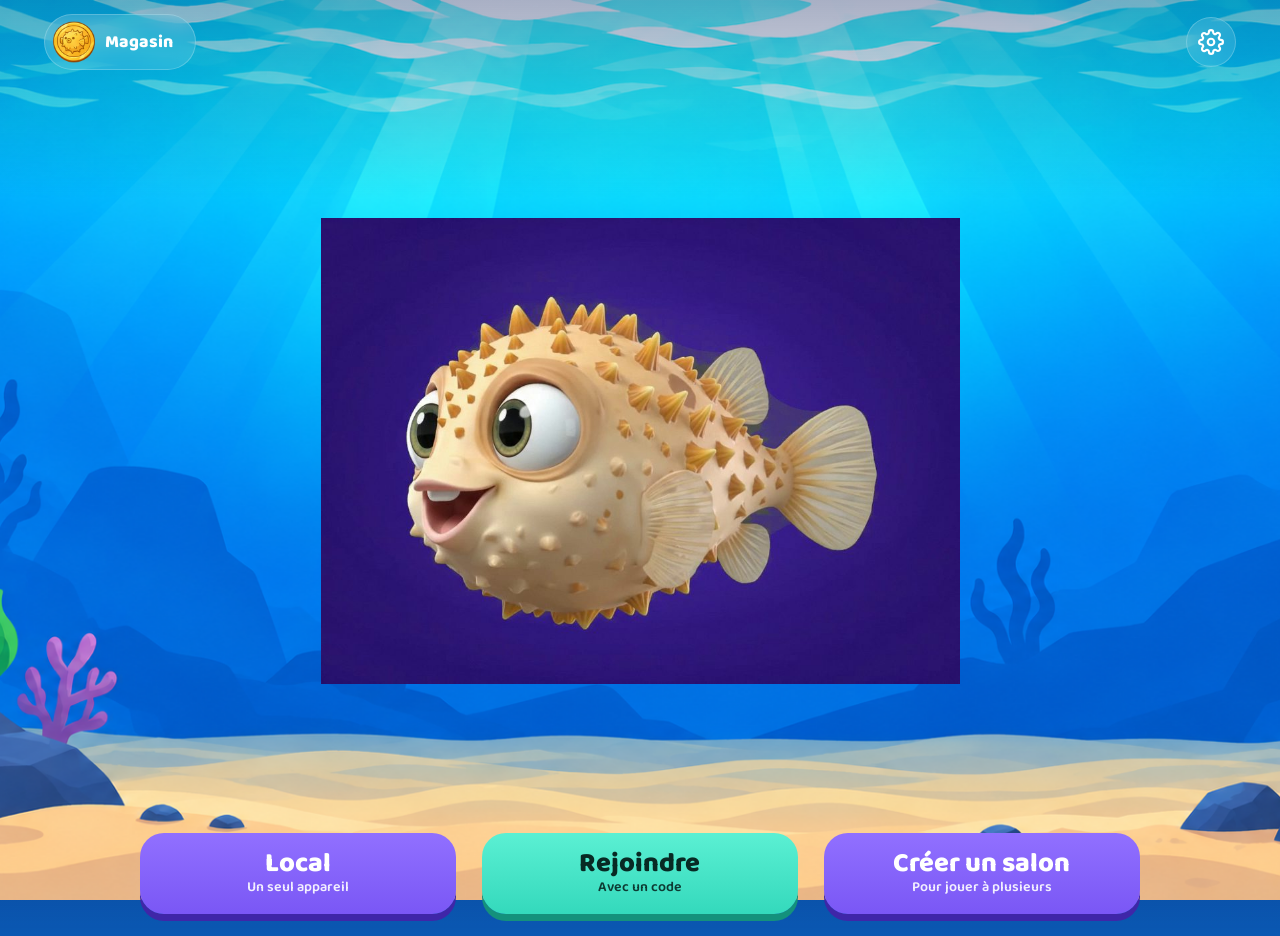
<file: index.html>
<!DOCTYPE html>
<html lang="fr">
<head>
<meta charset="utf-8">
<meta name="viewport" content="width=device-width, initial-scale=1, viewport-fit=cover">
<title>Spity</title>
<link rel="manifest" href="./manifest.json">
<link rel="preconnect" href="https://fonts.googleapis.com">
<link rel="preconnect" href="https://fonts.gstatic.com" crossorigin>
<link href="https://fonts.googleapis.com/css2?family=Baloo+2:wght@600;800&display=swap" rel="stylesheet">
<style>
/* ===== THÈME : tout se change ici, une seule fois ===== */
:root{
  color-scheme:dark;
  --bg-1:#150b36; --bg-2:#2a1470; --bg-3:#4a28b0;
  --glow-a:rgba(214,120,255,.28); --glow-b:rgba(80,150,255,.22);
  --text:#ffffff; --glass:rgba(255,255,255,.12); --glass-line:rgba(255,255,255,.22);
  --violet:#7a57f5; --violet-top:#9170ff; --violet-edge:#3f26a8;
  --mint:#34d9bc; --mint-top:#5bf0d3; --mint-edge:#14917c; --on-mint:#082a24;
  --font:"Baloo 2","Nunito",system-ui,-apple-system,"Segoe UI",sans-serif;
  box-sizing:border-box;
  padding-top:env(safe-area-inset-top,0px);
  padding-bottom:env(safe-area-inset-bottom,0px);
}
html{scroll-padding-top:env(safe-area-inset-top,0px);height:100%}
body{
  margin:0;height:100%;font-family:var(--font);color:var(--text);
  background:
    linear-gradient(180deg,rgba(10,30,90,.35),transparent 22%),
    url("spity-fond.png") center bottom/cover no-repeat;
  background-color:#0a6fd6;
  -webkit-tap-highlight-color:transparent;
}
button{font:inherit;color:inherit;cursor:pointer;border:0}
button:focus-visible{outline:3px solid #fff;outline-offset:3px}

.screen{position:relative;min-height:100%;display:flex;flex-direction:column;gap:6px;
  padding:14px clamp(16px,4vw,44px) 22px;overflow:hidden}
.screen>*{position:relative;z-index:1}
.screen{transition:opacity .35s,transform .35s}
.screen.leaving{opacity:0;transform:scale(1.04)}

.top{display:flex;justify-content:space-between;align-items:center}
.pill,.icon-btn{display:flex;align-items:center;background:var(--glass);
  border:1.5px solid var(--glass-line);backdrop-filter:blur(10px);-webkit-backdrop-filter:blur(10px);
  transition:transform .15s}
.pill{gap:10px;padding:6px 22px 6px 8px;border-radius:999px;font-weight:800;font-size:1.1rem}
.icon-btn{width:50px;height:50px;border-radius:50%;justify-content:center}
.pill:active,.icon-btn:active{transform:scale(.94)}
.pill svg,.icon-btn svg{fill:none;stroke:#fff;stroke-width:2;stroke-linecap:round;stroke-linejoin:round}
.coin{width:42px;height:42px;display:block}
.icon-btn svg{width:26px;height:26px;transition:transform .5s}
.icon-btn:hover svg,.icon-btn:active svg{transform:rotate(90deg)}

/* Scène : le poisson (vidéo en boucle, fondue dans le fond) */
.stage{flex:1;min-height:0;display:grid;place-items:center}
.fish{display:block;width:min(100%,71vh);height:auto;aspect-ratio:960/700;pointer-events:none}
[hidden]{display:none!important}
.fish-src{position:absolute;width:1px;height:1px;opacity:0;pointer-events:none}
.sr{position:absolute;width:1px;height:1px;overflow:hidden;clip:rect(0 0 0 0);white-space:nowrap}

.actions{display:grid;grid-template-columns:repeat(3,1fr);gap:clamp(10px,2vw,26px);
  width:100%;max-width:1000px;margin:0 auto}
.btn{display:flex;flex-direction:column;align-items:center;justify-content:center;gap:2px;
  padding:16px 10px 18px;border-radius:24px;font-weight:800;font-size:clamp(1.15rem,2.6vw,1.7rem);
  line-height:1.1;text-align:center;transition:transform .1s,box-shadow .1s}
.btn small{font-weight:600;font-size:.52em;opacity:.9}
.btn-edge{background:linear-gradient(180deg,var(--violet-top),var(--violet));color:#fff;box-shadow:0 7px 0 var(--violet-edge)}
.btn-mid{background:linear-gradient(180deg,var(--mint-top),var(--mint));color:var(--on-mint);box-shadow:0 7px 0 var(--mint-edge)}
.btn:active{transform:translateY(7px);box-shadow:0 0 0 transparent}

/* Bulles */
.bub{position:absolute;bottom:-80px;z-index:2;border-radius:50%;pointer-events:none;
  background:radial-gradient(circle at 30% 28%,rgba(255,255,255,.6),rgba(255,255,255,.12) 45%,rgba(255,255,255,.04) 70%);
  border:1px solid rgba(255,255,255,.3);animation:rise linear infinite}
@keyframes rise{from{transform:translate(0,0)}50%{transform:translate(var(--sway),-60vh)}to{transform:translate(0,-120vh)}}

#toast{position:fixed;left:50%;top:calc(env(safe-area-inset-top,0px) + 78px);
  transform:translate(-50%,-10px);opacity:0;pointer-events:none;z-index:5;max-width:90vw;
  background:#fff;color:var(--bg-1);padding:10px 18px;border-radius:14px;
  font-weight:600;text-align:center;transition:opacity .25s,transform .25s}
#toast.on{opacity:1;transform:translate(-50%,0)}

@media (max-width:640px) and (orientation:portrait){
  .actions{grid-template-columns:1fr;gap:14px}
  .btn-create{order:-1}
  .btn{padding:14px 10px 16px}
}
@media (max-height:520px){.btn small{display:none}.btn{padding:10px}}
@media (prefers-reduced-motion:reduce){*{animation:none!important;transition:none!important}}

/* Modale Paramètres */
.modal-bg{position:fixed;inset:0;z-index:10;display:grid;place-items:center;padding:18px;background:rgba(10,5,30,.65);backdrop-filter:blur(8px)}
.modal{width:100%;max-width:420px;padding:22px;border-radius:26px;background:linear-gradient(180deg,var(--bg-2),var(--bg-1));border:1.5px solid var(--glass-line)}
.modal-head{display:flex;justify-content:space-between;align-items:center;margin-bottom:12px}
.modal-head h2{margin:0;font-size:1.4rem}
.api-input{width:100%;box-sizing:border-box;padding:11px 14px;margin:8px 0 14px;border-radius:14px;background:rgba(0,0,0,.35);border:1.5px solid var(--glass-line);color:#fff;font:inherit}
.modal-actions{display:grid;grid-template-columns:1fr 1fr;gap:10px}
.modal-actions .btn{padding:11px;font-size:1rem;border-radius:16px}
</style>
<link rel="apple-touch-icon" href="./logo192.png">
</head>
<body>
<div class="screen" id="screen">
  <header class="top">
    <button class="pill" data-go="spity-magasin.html" aria-label="Ouvrir le magasin">
      <img class="coin" src="spity-piece.png" alt="" width="42" height="42">Magasin
    </button>
    <button class="icon-btn" id="openSettings" aria-label="Ouvrir les paramètres">
      <svg viewBox="0 0 24 24" aria-hidden="true"><circle cx="12" cy="12" r="3"/><path d="M19.4 15a1.65 1.65 0 0 0 .33 1.82l.06.06a2 2 0 0 1 0 2.83 2 2 0 0 1-2.83 0l-.06-.06a1.65 1.65 0 0 0-1.82-.33 1.65 1.65 0 0 0-1 1.51V21a2 2 0 0 1-2 2 2 2 0 0 1-2-2v-.09A1.65 1.65 0 0 0 9 19.4a1.65 1.65 0 0 0-1.82.33l-.06.06a2 2 0 0 1-2.83 0 2 2 0 0 1 0-2.83l.06-.06a1.65 1.65 0 0 0 .33-1.82 1.65 1.65 0 0 0-1.51-1H3a2 2 0 0 1-2-2 2 2 0 0 1 2-2h.09A1.65 1.65 0 0 0 4.6 9a1.65 1.65 0 0 0-.33-1.82l-.06-.06a2 2 0 0 1 0-2.83 2 2 0 0 1 2.83 0l.06.06a1.65 1.65 0 0 0 1.82.33H9a1.65 1.65 0 0 0 1-1.51V3a2 2 0 0 1 2-2 2 2 0 0 1 2 2v.09a1.65 1.65 0 0 0 1 1.51 1.65 1.65 0 0 0 1.82-.33l.06-.06a2 2 0 0 1 2.83 0 2 2 0 0 1 0 2.83l-.06.06a1.65 1.65 0 0 0-.33 1.82V9a1.65 1.65 0 0 0 1.51 1H21a2 2 0 0 1 2 2 2 2 0 0 1-2 2h-.09a1.65 1.65 0 0 0-1.51 1z"/></svg>
    </button>
  </header>

  <main class="stage">
    <h1 class="sr">Spity</h1>
    <canvas class="fish" id="fishCanvas" width="960" height="700" role="img" aria-label="Spity, la mascotte poisson-globe"></canvas>
    <!-- vidéo source : image couleur à gauche, transparence à droite -->
    <video class="fish-src" id="fishSrc" src="spity-poisson-alpha.mp4" autoplay muted loop playsinline disablepictureinpicture preload="auto" aria-hidden="true"></video>
    <!-- si WebGL est bloqué (ex. fichier ouvert hors serveur) : WebM transparent -->
    <video class="fish" id="fishWebm" muted loop playsinline disablepictureinpicture preload="none" hidden aria-label="Spity, la mascotte poisson-globe"></video>
    <!-- dernier secours -->
    <video class="fish" id="fishFallback" src="spity-poisson.mp4" poster="spity-poisson-poster.jpg" muted loop playsinline disablepictureinpicture preload="none" hidden aria-label="Spity, la mascotte poisson-globe"></video>
  </main>

  <nav class="actions" aria-label="Choisir comment jouer">
    <button class="btn btn-edge" data-go="spity-salon.html?mode=local">Local<small>Un seul appareil</small></button>
    <button class="btn btn-mid" data-go="spity-salon.html?mode=join">Rejoindre<small>Avec un code</small></button>
    <button class="btn btn-edge btn-create" data-go="spity-salon.html">Créer un salon<small>Pour jouer à plusieurs</small></button>
  </nav>
</div>
<div class="modal-bg" id="settingsModal" hidden>
  <div class="modal">
    <div class="modal-head">
      <h2>Paramètres</h2>
      <button class="icon-btn" id="closeSettings" style="width:36px;height:36px">✕</button>
    </div>
    <label for="geminiKeyInput">Clé API Gemini (enregistrée sur cet appareil)</label>
    <input class="api-input" id="geminiKeyInput" type="password" placeholder="AIza...">
    <div class="modal-actions">
      <button class="btn btn-edge" id="clearKeyBtn" type="button">Effacer</button>
      <button class="btn btn-mid" id="saveKeyBtn" type="button">Enregistrer</button>
    </div>
  </div>
</div>
<div id="toast" role="status" aria-live="polite"></div>
<script>
(function(){
  var v=document.getElementById("fishSrc"),c=document.getElementById("fishCanvas"),
      fb=document.getElementById("fishFallback"),
      calm=window.matchMedia("(prefers-reduced-motion: reduce)").matches;
  var gl=c.getContext("webgl",{premultipliedAlpha:true,alpha:true});
  var wm=document.getElementById("fishWebm"),failed=false;
  function useWebm(){
    if(failed)return;failed=true;
    c.hidden=true;v.pause();v.remove();
    wm.src="spity-poisson-alpha.webm";wm.hidden=false;
    wm.addEventListener("error",function(){wm.remove();fallback()});
    if(!calm){wm.play().catch(function(){});
      document.addEventListener("pointerdown",function(){if(wm.paused)wm.play().catch(function(){})},{once:true})}
  }
  function fallback(){
    c.hidden=true;if(v.parentNode)v.remove();fb.hidden=false;
    if(!calm){fb.play().catch(function(){});
      document.addEventListener("pointerdown",function(){if(fb.paused)fb.play().catch(function(){})},{once:true})}
  }
  if(!gl){useWebm();return}
  function sh(t,src){var o=gl.createShader(t);gl.shaderSource(o,src);gl.compileShader(o);return o}
  var pr=gl.createProgram();
  gl.attachShader(pr,sh(gl.VERTEX_SHADER,"attribute vec2 p;varying vec2 u;void main(){u=p*.5+.5;gl_Position=vec4(p,0.,1.);}"));
  gl.attachShader(pr,sh(gl.FRAGMENT_SHADER,"precision mediump float;varying vec2 u;uniform sampler2D t;"
    +"void main(){vec3 col=texture2D(t,vec2(u.x*.5,u.y)).rgb;float a=texture2D(t,vec2(.5+u.x*.5,u.y)).r;"
    +"gl_FragColor=vec4(col*a,a);}"));
  gl.linkProgram(pr);
  if(!gl.getProgramParameter(pr,gl.LINK_STATUS)){useWebm();return}
  gl.useProgram(pr);
  var buf=gl.createBuffer();gl.bindBuffer(gl.ARRAY_BUFFER,buf);
  gl.bufferData(gl.ARRAY_BUFFER,new Float32Array([-1,-1,1,-1,-1,1,1,1]),gl.STATIC_DRAW);
  var loc=gl.getAttribLocation(pr,"p");gl.enableVertexAttribArray(loc);gl.vertexAttribPointer(loc,2,gl.FLOAT,false,0,0);
  var tex=gl.createTexture();gl.bindTexture(gl.TEXTURE_2D,tex);
  gl.texParameteri(gl.TEXTURE_2D,gl.TEXTURE_WRAP_S,gl.CLAMP_TO_EDGE);
  gl.texParameteri(gl.TEXTURE_2D,gl.TEXTURE_WRAP_T,gl.CLAMP_TO_EDGE);
  gl.texParameteri(gl.TEXTURE_2D,gl.TEXTURE_MIN_FILTER,gl.LINEAR);
  gl.pixelStorei(gl.UNPACK_FLIP_Y_WEBGL,true);
  function draw(){
    if(failed||v.readyState<2)return;
    try{gl.texImage2D(gl.TEXTURE_2D,0,gl.RGBA,gl.RGBA,gl.UNSIGNED_BYTE,v)}catch(e){useWebm();return}
    gl.clearColor(0,0,0,0);gl.clear(gl.COLOR_BUFFER_BIT);
    gl.drawArrays(gl.TRIANGLE_STRIP,0,4);
  }
  function loop(){draw();if(v.requestVideoFrameCallback)v.requestVideoFrameCallback(loop);else requestAnimationFrame(loop)}
  v.addEventListener("loadeddata",draw);
  v.addEventListener("error",fallback);
  if(calm){v.removeAttribute("autoplay");v.pause()}
  else{
    v.play().catch(function(){});
    loop();
    // Mode économie d'énergie iOS : la lecture démarre au premier toucher
    document.addEventListener("pointerdown",function(){if(v.paused)v.play().catch(function(){})},{once:true});
  }
})();
(function(){
  var s=document.getElementById("screen");
  for(var i=0;i<22;i++){
    var b=document.createElement("span"),z=8+Math.pow(Math.random(),2)*52;
    b.className="bub";
    b.style.cssText="left:"+(Math.random()*96)+"%;width:"+z+"px;height:"+z+"px;--sway:"+((Math.random()-.5)*60)+"px;"
      +"animation-duration:"+(12+Math.random()*14)+"s;animation-delay:-"+(Math.random()*26)+"s;"
      +(z<16?"opacity:.7;":"");
    s.appendChild(b);
  }
  var t=document.getElementById("toast"),timer;
  document.querySelectorAll("[data-go]").forEach(function(b){
  b.addEventListener("click",function(){
    document.getElementById("screen").classList.add("leaving");
    setTimeout(function(){location.href=b.dataset.go},350);
  });
});
window.addEventListener("pageshow",function(){document.getElementById("screen").classList.remove("leaving")});
var mod=document.getElementById("settingsModal"),inp=document.getElementById("geminiKeyInput");
document.getElementById("openSettings").onclick=function(){inp.value=localStorage.getItem("spity-gemini-cle")||"";mod.hidden=false};
document.getElementById("closeSettings").onclick=function(){mod.hidden=true};
document.getElementById("saveKeyBtn").onclick=function(){
  localStorage.setItem("spity-gemini-cle",inp.value.trim());
  mod.hidden=true;t.textContent="Clé API enregistrée !";t.classList.add("on");
  setTimeout(function(){t.classList.remove("on")},2000);
};
document.getElementById("clearKeyBtn").onclick=function(){localStorage.removeItem("spity-gemini-cle");inp.value=""};
})();
</script>
</body>
</html>
</file>
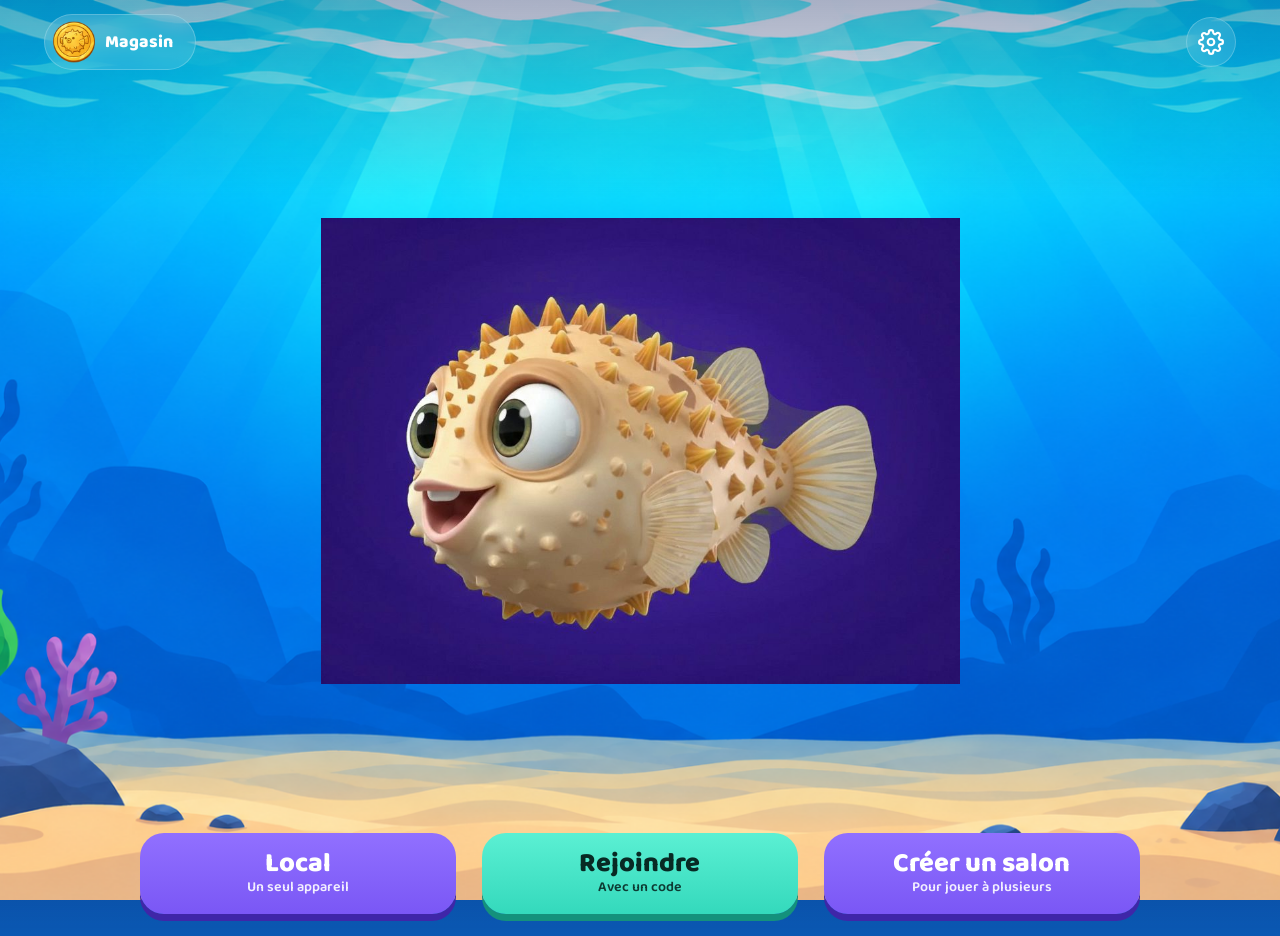
<file: spity-accueil.html>
<!DOCTYPE html>
<html lang="fr">
<head>
<meta charset="utf-8">
<meta name="viewport" content="width=device-width, initial-scale=1, viewport-fit=cover">
<title>Spity</title>
<link rel="preconnect" href="https://fonts.googleapis.com">
<link rel="preconnect" href="https://fonts.gstatic.com" crossorigin>
<link href="https://fonts.googleapis.com/css2?family=Baloo+2:wght@600;800&display=swap" rel="stylesheet">
<style>
/* ===== THÈME : tout se change ici, une seule fois ===== */
:root{
  color-scheme:dark;
  --bg-1:#150b36; --bg-2:#2a1470; --bg-3:#4a28b0;
  --glow-a:rgba(214,120,255,.28); --glow-b:rgba(80,150,255,.22);
  --text:#ffffff; --glass:rgba(255,255,255,.12); --glass-line:rgba(255,255,255,.22);
  --violet:#7a57f5; --violet-top:#9170ff; --violet-edge:#3f26a8;
  --mint:#34d9bc; --mint-top:#5bf0d3; --mint-edge:#14917c; --on-mint:#082a24;
  --font:"Baloo 2","Nunito",system-ui,-apple-system,"Segoe UI",sans-serif;
  box-sizing:border-box;
  padding-top:env(safe-area-inset-top,0px);
  padding-bottom:env(safe-area-inset-bottom,0px);
}
html{scroll-padding-top:env(safe-area-inset-top,0px);height:100%}
body{
  margin:0;height:100%;font-family:var(--font);color:var(--text);
  background:
    linear-gradient(180deg,rgba(10,30,90,.35),transparent 22%),
    url("spity-fond.png") center bottom/cover no-repeat;
  background-color:#0a6fd6;
  -webkit-tap-highlight-color:transparent;
}
button{font:inherit;color:inherit;cursor:pointer;border:0}
button:focus-visible{outline:3px solid #fff;outline-offset:3px}

.screen{position:relative;min-height:100%;display:flex;flex-direction:column;gap:6px;
  padding:14px clamp(16px,4vw,44px) 22px;overflow:hidden}
.screen>*{position:relative;z-index:1}
.screen{transition:opacity .35s,transform .35s}
.screen.leaving{opacity:0;transform:scale(1.04)}

.top{display:flex;justify-content:space-between;align-items:center}
.pill,.icon-btn{display:flex;align-items:center;background:var(--glass);
  border:1.5px solid var(--glass-line);backdrop-filter:blur(10px);-webkit-backdrop-filter:blur(10px);
  transition:transform .15s}
.pill{gap:10px;padding:6px 22px 6px 8px;border-radius:999px;font-weight:800;font-size:1.1rem}
.icon-btn{width:50px;height:50px;border-radius:50%;justify-content:center}
.pill:active,.icon-btn:active{transform:scale(.94)}
.pill svg,.icon-btn svg{fill:none;stroke:#fff;stroke-width:2;stroke-linecap:round;stroke-linejoin:round}
.coin{width:42px;height:42px;display:block}
.icon-btn svg{width:26px;height:26px;transition:transform .5s}
.icon-btn:hover svg,.icon-btn:active svg{transform:rotate(90deg)}

/* Scène : le poisson (vidéo en boucle, fondue dans le fond) */
.stage{flex:1;min-height:0;display:grid;place-items:center}
.fish{display:block;width:min(100%,71vh);height:auto;aspect-ratio:960/700;pointer-events:none}
[hidden]{display:none!important}
.fish-src{position:absolute;width:1px;height:1px;opacity:0;pointer-events:none}
.sr{position:absolute;width:1px;height:1px;overflow:hidden;clip:rect(0 0 0 0);white-space:nowrap}

.actions{display:grid;grid-template-columns:repeat(3,1fr);gap:clamp(10px,2vw,26px);
  width:100%;max-width:1000px;margin:0 auto}
.btn{display:flex;flex-direction:column;align-items:center;justify-content:center;gap:2px;
  padding:16px 10px 18px;border-radius:24px;font-weight:800;font-size:clamp(1.15rem,2.6vw,1.7rem);
  line-height:1.1;text-align:center;transition:transform .1s,box-shadow .1s}
.btn small{font-weight:600;font-size:.52em;opacity:.9}
.btn-edge{background:linear-gradient(180deg,var(--violet-top),var(--violet));color:#fff;box-shadow:0 7px 0 var(--violet-edge)}
.btn-mid{background:linear-gradient(180deg,var(--mint-top),var(--mint));color:var(--on-mint);box-shadow:0 7px 0 var(--mint-edge)}
.btn:active{transform:translateY(7px);box-shadow:0 0 0 transparent}

/* Bulles */
.bub{position:absolute;bottom:-80px;z-index:2;border-radius:50%;pointer-events:none;
  background:radial-gradient(circle at 30% 28%,rgba(255,255,255,.6),rgba(255,255,255,.12) 45%,rgba(255,255,255,.04) 70%);
  border:1px solid rgba(255,255,255,.3);animation:rise linear infinite}
@keyframes rise{from{transform:translate(0,0)}50%{transform:translate(var(--sway),-60vh)}to{transform:translate(0,-120vh)}}

#toast{position:fixed;left:50%;top:calc(env(safe-area-inset-top,0px) + 78px);
  transform:translate(-50%,-10px);opacity:0;pointer-events:none;z-index:5;max-width:90vw;
  background:#fff;color:var(--bg-1);padding:10px 18px;border-radius:14px;
  font-weight:600;text-align:center;transition:opacity .25s,transform .25s}
#toast.on{opacity:1;transform:translate(-50%,0)}

@media (max-width:640px) and (orientation:portrait){
  .actions{grid-template-columns:1fr;gap:14px}
  .btn-create{order:-1}
  .btn{padding:14px 10px 16px}
}
@media (max-height:520px){.btn small{display:none}.btn{padding:10px}}
@media (prefers-reduced-motion:reduce){*{animation:none!important;transition:none!important}}
</style>
</head>
<body>
<div class="screen" id="screen">
  <header class="top">
    <button class="pill" data-soon aria-label="Ouvrir le magasin">
      <img class="coin" src="spity-piece.png" alt="" width="42" height="42">Magasin
    </button>
    <button class="icon-btn" data-soon aria-label="Ouvrir les paramètres">
      <svg viewBox="0 0 24 24" aria-hidden="true"><circle cx="12" cy="12" r="3"/><path d="M19.4 15a1.65 1.65 0 0 0 .33 1.82l.06.06a2 2 0 0 1 0 2.83 2 2 0 0 1-2.83 0l-.06-.06a1.65 1.65 0 0 0-1.82-.33 1.65 1.65 0 0 0-1 1.51V21a2 2 0 0 1-2 2 2 2 0 0 1-2-2v-.09A1.65 1.65 0 0 0 9 19.4a1.65 1.65 0 0 0-1.82.33l-.06.06a2 2 0 0 1-2.83 0 2 2 0 0 1 0-2.83l.06-.06a1.65 1.65 0 0 0 .33-1.82 1.65 1.65 0 0 0-1.51-1H3a2 2 0 0 1-2-2 2 2 0 0 1 2-2h.09A1.65 1.65 0 0 0 4.6 9a1.65 1.65 0 0 0-.33-1.82l-.06-.06a2 2 0 0 1 0-2.83 2 2 0 0 1 2.83 0l.06.06a1.65 1.65 0 0 0 1.82.33H9a1.65 1.65 0 0 0 1-1.51V3a2 2 0 0 1 2-2 2 2 0 0 1 2 2v.09a1.65 1.65 0 0 0 1 1.51 1.65 1.65 0 0 0 1.82-.33l.06-.06a2 2 0 0 1 2.83 0 2 2 0 0 1 0 2.83l-.06.06a1.65 1.65 0 0 0-.33 1.82V9a1.65 1.65 0 0 0 1.51 1H21a2 2 0 0 1 2 2 2 2 0 0 1-2 2h-.09a1.65 1.65 0 0 0-1.51 1z"/></svg>
    </button>
  </header>

  <main class="stage">
    <h1 class="sr">Spity</h1>
    <canvas class="fish" id="fishCanvas" width="960" height="700" role="img" aria-label="Spity, la mascotte poisson-globe"></canvas>
    <!-- vidéo source : image couleur à gauche, transparence à droite -->
    <video class="fish-src" id="fishSrc" src="spity-poisson-alpha.mp4" autoplay muted loop playsinline disablepictureinpicture preload="auto" aria-hidden="true"></video>
    <!-- si WebGL est bloqué (ex. fichier ouvert hors serveur) : WebM transparent -->
    <video class="fish" id="fishWebm" muted loop playsinline disablepictureinpicture preload="none" hidden aria-label="Spity, la mascotte poisson-globe"></video>
    <!-- dernier secours -->
    <video class="fish" id="fishFallback" src="spity-poisson.mp4" poster="spity-poisson-poster.jpg" muted loop playsinline disablepictureinpicture preload="none" hidden aria-label="Spity, la mascotte poisson-globe"></video>
  </main>

  <nav class="actions" aria-label="Choisir comment jouer">
    <button class="btn btn-edge" data-soon>Local<small>Un seul appareil</small></button>
    <button class="btn btn-mid" data-go="spity-salon.html?mode=join">Rejoindre<small>Avec un code</small></button>
    <button class="btn btn-edge btn-create" data-go="spity-salon.html">Créer un salon<small>Pour jouer à plusieurs</small></button>
  </nav>
</div>
<div id="toast" role="status" aria-live="polite"></div>
<script>
(function(){
  var v=document.getElementById("fishSrc"),c=document.getElementById("fishCanvas"),
      fb=document.getElementById("fishFallback"),
      calm=window.matchMedia("(prefers-reduced-motion: reduce)").matches;
  var gl=c.getContext("webgl",{premultipliedAlpha:true,alpha:true});
  var wm=document.getElementById("fishWebm"),failed=false;
  function useWebm(){
    if(failed)return;failed=true;
    c.hidden=true;v.pause();v.remove();
    wm.src="spity-poisson-alpha.webm";wm.hidden=false;
    wm.addEventListener("error",function(){wm.remove();fallback()});
    if(!calm){wm.play().catch(function(){});
      document.addEventListener("pointerdown",function(){if(wm.paused)wm.play().catch(function(){})},{once:true})}
  }
  function fallback(){
    c.hidden=true;if(v.parentNode)v.remove();fb.hidden=false;
    if(!calm){fb.play().catch(function(){});
      document.addEventListener("pointerdown",function(){if(fb.paused)fb.play().catch(function(){})},{once:true})}
  }
  if(!gl){useWebm();return}
  function sh(t,src){var o=gl.createShader(t);gl.shaderSource(o,src);gl.compileShader(o);return o}
  var pr=gl.createProgram();
  gl.attachShader(pr,sh(gl.VERTEX_SHADER,"attribute vec2 p;varying vec2 u;void main(){u=p*.5+.5;gl_Position=vec4(p,0.,1.);}"));
  gl.attachShader(pr,sh(gl.FRAGMENT_SHADER,"precision mediump float;varying vec2 u;uniform sampler2D t;"
    +"void main(){vec3 col=texture2D(t,vec2(u.x*.5,u.y)).rgb;float a=texture2D(t,vec2(.5+u.x*.5,u.y)).r;"
    +"gl_FragColor=vec4(col*a,a);}"));
  gl.linkProgram(pr);
  if(!gl.getProgramParameter(pr,gl.LINK_STATUS)){useWebm();return}
  gl.useProgram(pr);
  var buf=gl.createBuffer();gl.bindBuffer(gl.ARRAY_BUFFER,buf);
  gl.bufferData(gl.ARRAY_BUFFER,new Float32Array([-1,-1,1,-1,-1,1,1,1]),gl.STATIC_DRAW);
  var loc=gl.getAttribLocation(pr,"p");gl.enableVertexAttribArray(loc);gl.vertexAttribPointer(loc,2,gl.FLOAT,false,0,0);
  var tex=gl.createTexture();gl.bindTexture(gl.TEXTURE_2D,tex);
  gl.texParameteri(gl.TEXTURE_2D,gl.TEXTURE_WRAP_S,gl.CLAMP_TO_EDGE);
  gl.texParameteri(gl.TEXTURE_2D,gl.TEXTURE_WRAP_T,gl.CLAMP_TO_EDGE);
  gl.texParameteri(gl.TEXTURE_2D,gl.TEXTURE_MIN_FILTER,gl.LINEAR);
  gl.pixelStorei(gl.UNPACK_FLIP_Y_WEBGL,true);
  function draw(){
    if(failed||v.readyState<2)return;
    try{gl.texImage2D(gl.TEXTURE_2D,0,gl.RGBA,gl.RGBA,gl.UNSIGNED_BYTE,v)}catch(e){useWebm();return}
    gl.clearColor(0,0,0,0);gl.clear(gl.COLOR_BUFFER_BIT);
    gl.drawArrays(gl.TRIANGLE_STRIP,0,4);
  }
  function loop(){draw();if(v.requestVideoFrameCallback)v.requestVideoFrameCallback(loop);else requestAnimationFrame(loop)}
  v.addEventListener("loadeddata",draw);
  v.addEventListener("error",fallback);
  if(calm){v.removeAttribute("autoplay");v.pause()}
  else{
    v.play().catch(function(){});
    loop();
    // Mode économie d'énergie iOS : la lecture démarre au premier toucher
    document.addEventListener("pointerdown",function(){if(v.paused)v.play().catch(function(){})},{once:true});
  }
})();
(function(){
  var s=document.getElementById("screen");
  for(var i=0;i<22;i++){
    var b=document.createElement("span"),z=8+Math.pow(Math.random(),2)*52;
    b.className="bub";
    b.style.cssText="left:"+(Math.random()*96)+"%;width:"+z+"px;height:"+z+"px;--sway:"+((Math.random()-.5)*60)+"px;"
      +"animation-duration:"+(12+Math.random()*14)+"s;animation-delay:-"+(Math.random()*26)+"s;"
      +(z<16?"opacity:.7;":"");
    s.appendChild(b);
  }
  var t=document.getElementById("toast"),timer;
  document.querySelectorAll("[data-soon]").forEach(function(b){
    b.addEventListener("click",function(){
      t.textContent="Bientôt : cet écran sera ajouté à l’étape suivante.";
      t.classList.add("on");clearTimeout(timer);
      timer=setTimeout(function(){t.classList.remove("on")},2200);
    });
  });
  document.querySelectorAll("[data-go]").forEach(function(b){
  b.addEventListener("click",function(){
    document.getElementById("screen").classList.add("leaving");
    setTimeout(function(){location.href=b.dataset.go},350);
  });
});
window.addEventListener("pageshow",function(){document.getElementById("screen").classList.remove("leaving")});
})();
</script>
</body>
</html>
</file>
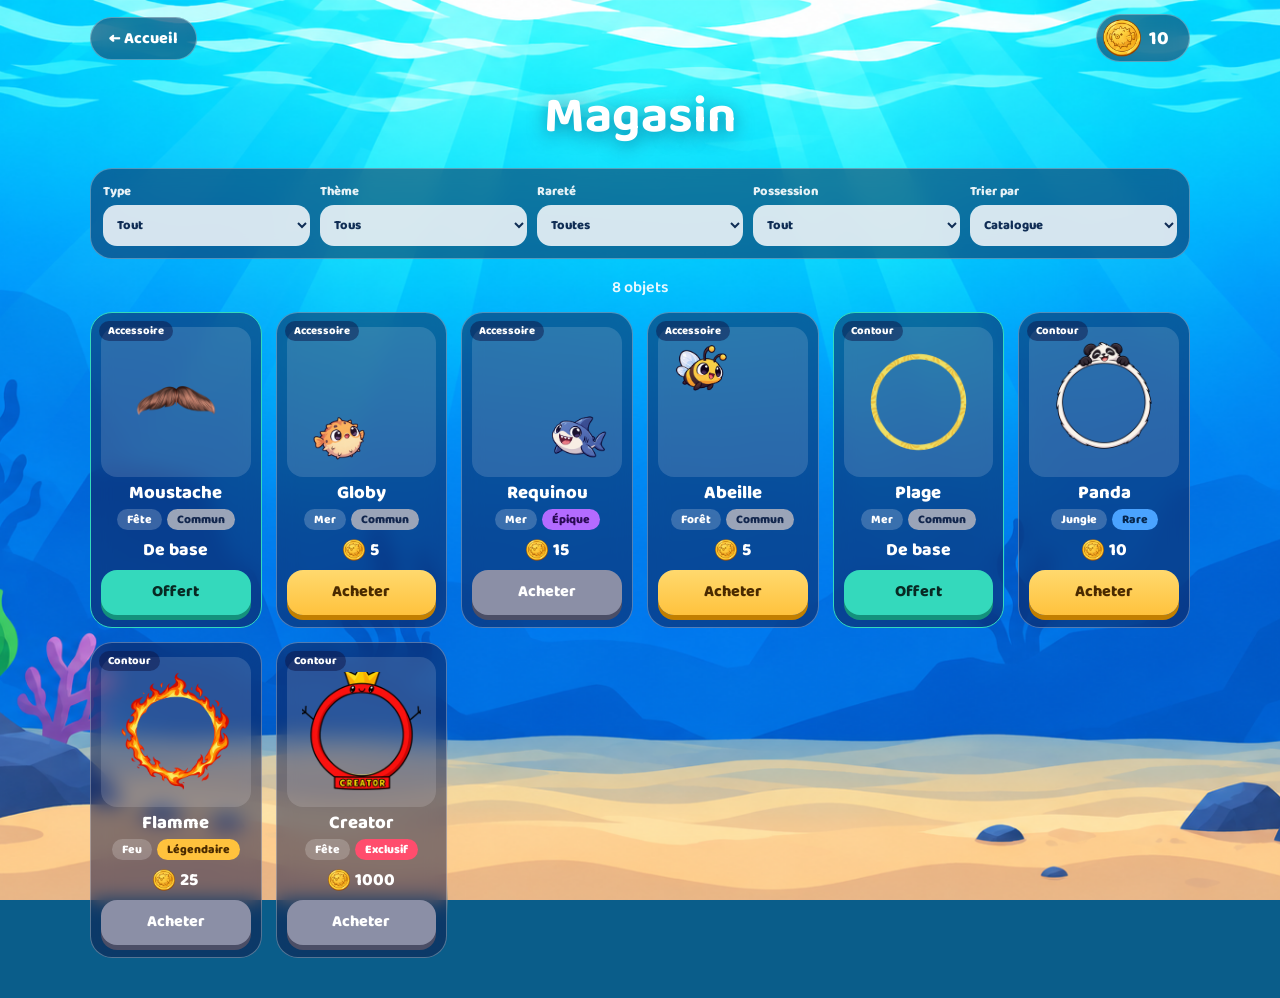
<file: spity-magasin.html>
<!DOCTYPE html>
<html lang="fr">
<head>
<meta charset="utf-8">
<meta name="viewport" content="width=device-width, initial-scale=1, viewport-fit=cover">
<title>Spity — Magasin</title>
<link href="https://fonts.googleapis.com/css2?family=Baloo+2:wght@600;800&display=swap" rel="stylesheet">
<style>
:root{--glass:rgba(14,22,70,.5);--line:rgba(255,255,255,.3);--violet:#7a57f5;--violet-top:#9170ff;--violet-edge:#3f26a8;
--sun:#ffc23d;--sun-top:#ffd96e;--sun-edge:#c27f00;--mint:#34d9bc;--mint-edge:#14917c;
--font:"Baloo 2","Nunito",system-ui,-apple-system,sans-serif;box-sizing:border-box;
padding-top:env(safe-area-inset-top,0px);padding-bottom:env(safe-area-inset-bottom,0px)}
html{scroll-padding-top:env(safe-area-inset-top,0px)}
body{margin:0;min-height:100vh;font-family:var(--font);color:#fff;-webkit-tap-highlight-color:transparent;
background:url("spity-fond.png") center bottom/cover fixed no-repeat;background-color:#0a5d8a}
button,select{font:inherit}button{cursor:pointer;border:0;color:inherit}
.glass{background:var(--glass);border:1.5px solid var(--line);backdrop-filter:blur(10px);-webkit-backdrop-filter:blur(10px)}
.wrap{max-width:1100px;margin:0 auto;padding:14px clamp(14px,4vw,40px) 40px}
.top{display:flex;justify-content:space-between;align-items:center;gap:10px}
.back{padding:8px 18px;border-radius:999px;font-weight:800;color:#fff;text-decoration:none}
.pill{display:flex;align-items:center;gap:8px;padding:4px 20px 4px 6px;border-radius:999px;font-weight:800;font-size:1.2rem}
.pill img{width:38px;height:38px}
h1{margin:14px 0 10px;text-align:center;font-size:clamp(2rem,6vw,3.2rem);text-shadow:0 4px 18px rgba(0,40,90,.5)}
.filters{display:grid;grid-template-columns:repeat(auto-fit,minmax(150px,1fr));gap:10px;padding:12px;border-radius:22px;margin-bottom:16px}
.filters label{display:flex;flex-direction:column;gap:3px;font-size:.8rem;font-weight:800;opacity:.9}
.filters select{padding:9px 10px;border-radius:14px;border:0;background:rgba(255,255,255,.92);color:#12264d;font-weight:800}
.count{text-align:center;font-weight:600;margin:0 0 12px;opacity:.9}
.grid{display:grid;grid-template-columns:repeat(auto-fill,minmax(170px,1fr));gap:14px}
.card{position:relative;display:flex;flex-direction:column;align-items:center;gap:6px;padding:14px 10px 12px;border-radius:22px;text-align:center}
.card.own{border-color:var(--mint)}
.thumb{width:100%;aspect-ratio:1;display:grid;place-items:center;border-radius:16px;background:rgba(255,255,255,.14)}
.thumb img{width:80%;height:80%;object-fit:contain}
.nm{font-weight:800;font-size:1.15rem;line-height:1.1}
.tags{display:flex;flex-wrap:wrap;gap:5px;justify-content:center}
.tag{padding:1px 10px;border-radius:999px;font-size:.75rem;font-weight:800;background:rgba(255,255,255,.2)}
.r-commun{background:#9aa4b8;color:#12264d}.r-rare{background:#4aa3ff;color:#06264d}
.r-epique{background:#b36bff;color:#2a0a54}.r-legendaire{background:var(--sun);color:#4a2a00}
.r-exclusif{background:#ff4d6d;color:#fff}
.type{position:absolute;top:8px;left:8px;padding:1px 9px;border-radius:999px;font-size:.7rem;font-weight:800;background:var(--glass)}
.price{display:flex;align-items:center;gap:5px;font-weight:800;font-size:1.1rem}.price img{width:22px;height:22px}
.btn{width:100%;padding:9px 10px 11px;border-radius:16px;font-weight:800;font-size:1rem;color:#4a2a00;
background:linear-gradient(180deg,var(--sun-top),var(--sun));box-shadow:0 5px 0 var(--sun-edge);transition:transform .1s,box-shadow .1s}
.btn:active{transform:translateY(5px);box-shadow:none}
.btn.has{background:var(--mint);color:#082a24;box-shadow:0 5px 0 var(--mint-edge);cursor:default}
.btn.no{background:#8b8fa6;color:#fff;box-shadow:0 5px 0 #4b4e66}
.vide{grid-column:1/-1;text-align:center;padding:30px;border-radius:22px;font-weight:800}
#toast{position:fixed;left:50%;top:calc(env(safe-area-inset-top,0px) + 14px);transform:translate(-50%,-10px);opacity:0;pointer-events:none;z-index:10;
background:#fff;color:#12264d;padding:10px 18px;border-radius:14px;font-weight:600;transition:.25s}
#toast.on{opacity:1;transform:translate(-50%,0)}
</style>
</head>
<body>
<div class="wrap">
  <header class="top">
    <a class="back glass" href="index.html">← Accueil</a>
    <div class="pill glass"><img src="spity-piece.png" alt="Pièces"><span id="pieces">0</span></div>
  </header>
  <h1>Magasin</h1>

  <section class="filters glass" aria-label="Filtres et tri">
    <label>Type<select id="fType"><option value="">Tout</option><option value="acc">Accessoires</option><option value="contour">Contours</option></select></label>
    <label>Thème<select id="fTheme"><option value="">Tous</option></select></label>
    <label>Rareté<select id="fRare"><option value="">Toutes</option></select></label>
    <label>Possession<select id="fOwn"><option value="">Tout</option><option value="own">Possédés</option><option value="not">Non possédés</option></select></label>
    <label>Trier par<select id="fSort">
      <option value="">Catalogue</option><option value="asc">Prix croissant</option><option value="desc">Prix décroissant</option>
      <option value="rareAsc">Rareté croissante</option><option value="rareDesc">Rareté décroissante</option>
      <option value="nom">Nom (A → Z)</option></select></label>
  </section>
  <p class="count" id="count"></p>
  <main class="grid" id="grid"></main>
</div>
<div id="toast" role="status" aria-live="polite"></div>

<script src="spity-avatar.js"></script>
<script>
var RARETES=[["commun","Commun"],["rare","Rare"],["epique","Épique"],["legendaire","Légendaire"],["exclusif","Exclusif"]];
var ORDRE={};RARETES.forEach(function(r,i){ORDRE[r[0]]=i});
function $(i){return document.getElementById(i)}
function toast(t){var e=$("toast");e.textContent=t;e.classList.add("on");clearTimeout(toast.t);toast.t=setTimeout(function(){e.classList.remove("on")},2200)}
function nomRar(k){return (RARETES.filter(function(r){return r[0]===k})[0]||[0,k||"—"])[1]}
function cap(s){return s?s.charAt(0).toUpperCase()+s.slice(1):"—"}

/* Remplit les listes Thème et Rareté à partir du catalogue */
(function(){
  var th=[];Avatar.catalogue.forEach(function(it){if(it.theme&&th.indexOf(it.theme)<0)th.push(it.theme)});
  th.sort().forEach(function(t){var o=document.createElement("option");o.value=t;o.textContent=cap(t);$("fTheme").appendChild(o)});
  RARETES.forEach(function(r){var o=document.createElement("option");o.value=r[0];o.textContent=r[1];$("fRare").appendChild(o)});
})();

function prixDe(it){return it.base?0:(it.prix||0)}
function liste(){
  var t=$("fType").value,th=$("fTheme").value,ra=$("fRare").value,ow=$("fOwn").value,so=$("fSort").value;
  var l=Avatar.catalogue.map(function(it,i){return{it:it,i:i}}).filter(function(x){
    var it=x.it,own=Avatar.possede(it);
    return(!t||it.type===t)&&(!th||it.theme===th)&&(!ra||it.rarete===ra)&&(ow!=="own"||own)&&(ow!=="not"||!own)});
  l.sort(function(a,b){
    if(so==="asc")return prixDe(a.it)-prixDe(b.it)||a.i-b.i;
    if(so==="desc")return prixDe(b.it)-prixDe(a.it)||a.i-b.i;
    if(so==="rareAsc")return(ORDRE[a.it.rarete]||0)-(ORDRE[b.it.rarete]||0)||a.i-b.i;
    if(so==="rareDesc")return(ORDRE[b.it.rarete]||0)-(ORDRE[a.it.rarete]||0)||a.i-b.i;
    if(so==="nom")return a.it.nom.localeCompare(b.it.nom,"fr");
    return a.i-b.i});
  return l.map(function(x){return x.it})}

function el(tag,cls,txt){var e=document.createElement(tag);if(cls)e.className=cls;if(txt!=null)e.textContent=txt;return e}

function carte(it){
  var own=Avatar.possede(it),c=el("article","card glass"+(own?" own":"")),th=el("div","thumb"),im=document.createElement("img");
  im.src=it.img;im.alt="";im.onerror=function(){this.remove()};th.appendChild(im);
  c.appendChild(el("span","type",it.type==="acc"?"Accessoire":"Contour"));
  c.appendChild(th);c.appendChild(el("div","nm",it.nom));
  var tg=el("div","tags");tg.appendChild(el("span","tag",cap(it.theme)));tg.appendChild(el("span","tag r-"+it.rarete,nomRar(it.rarete)));c.appendChild(tg);
  var pr=el("div","price");
  if(it.base){pr.textContent="De base"}
  else{var co=document.createElement("img");co.src="spity-piece.png";co.alt="";pr.appendChild(co);pr.appendChild(document.createTextNode(it.prix))}
  c.appendChild(pr);
  var b=el("button","btn");
  if(own){b.className+=" has";b.textContent=it.base?"Offert":"Possédé";b.disabled=true}
  else{var ok=Avatar.pieces()>=it.prix;b.textContent="Acheter";if(!ok)b.className+=" no";
    b.onclick=function(){var r=Avatar.acheter(it);
      if(r==="ok")toast(it.nom+" acheté !");else if(r==="pas-assez")toast("Il te manque "+(it.prix-Avatar.pieces())+" pièces.");else toast("Achat impossible.");
      rendre()}}
  c.appendChild(b);return c}

function rendre(){
  $("pieces").textContent=Avatar.pieces();
  var g=$("grid"),l=liste();g.innerHTML="";
  $("count").textContent=l.length+" objet"+(l.length>1?"s":"");
  if(!l.length)g.appendChild(el("div","vide glass","Aucun objet ne correspond à ces filtres."));
  l.forEach(function(it){g.appendChild(carte(it))})}

["fType","fTheme","fRare","fOwn","fSort"].forEach(function(id){$(id).onchange=rendre});
window.addEventListener("pageshow",rendre);
rendre();
</script>
</body>
</html>
</file>
